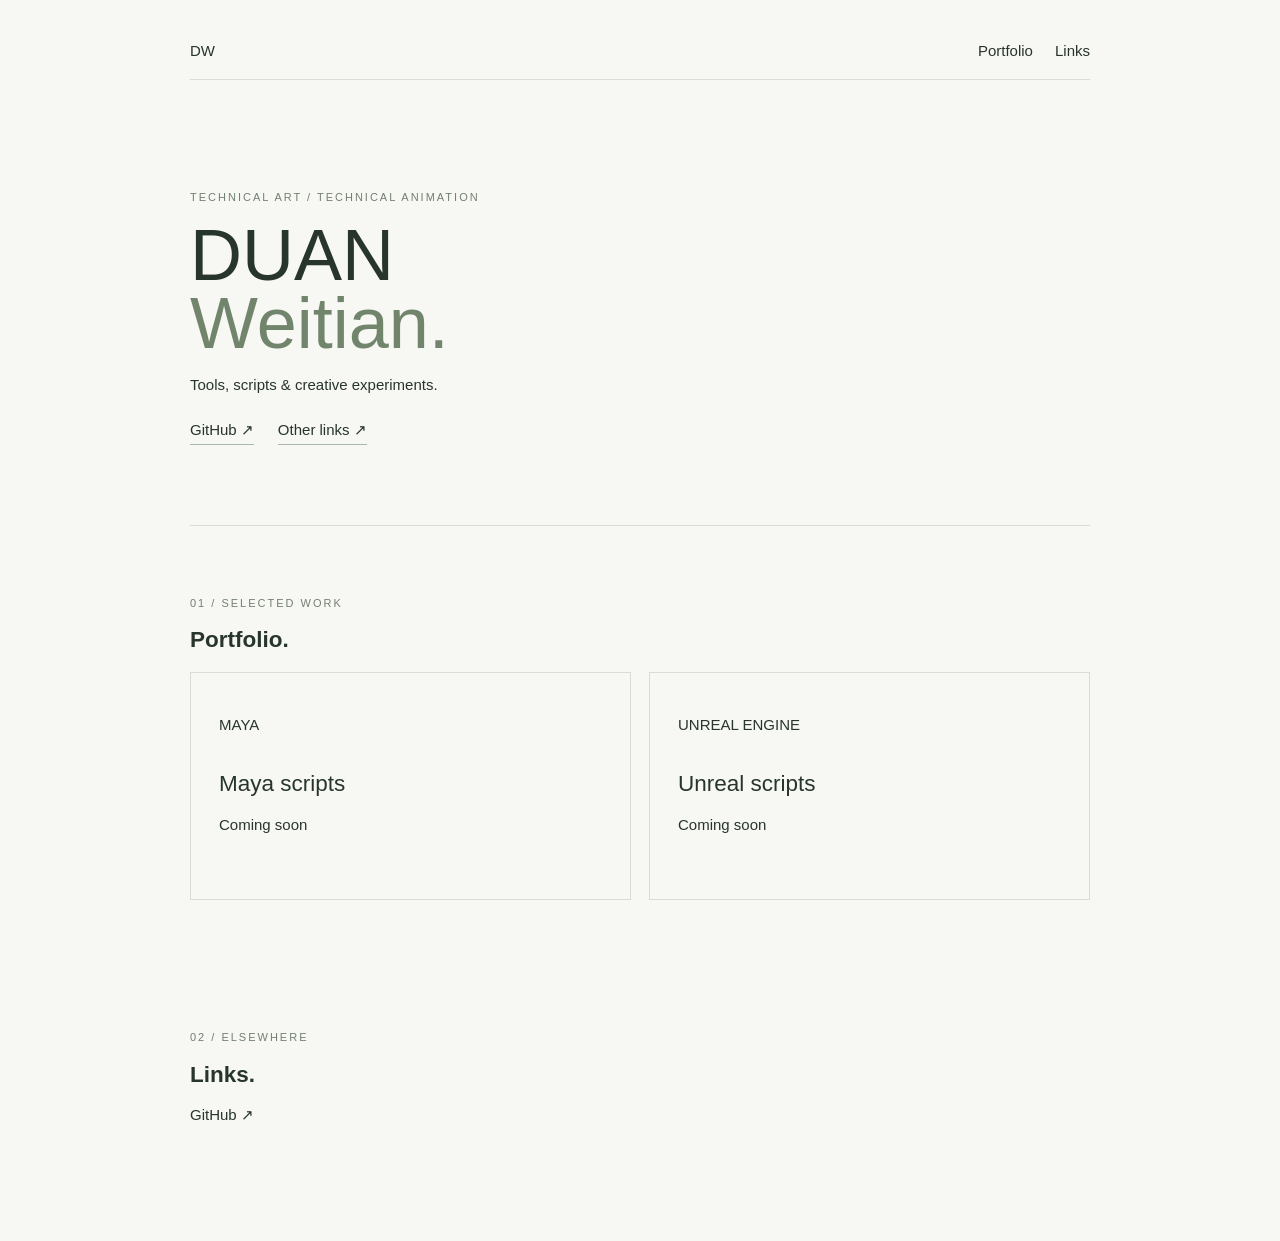
<file: index.html>
<!doctype html><html><head><meta charset="utf-8"><meta name="viewport" content="width=device-width,initial-scale=1"><title>DUAN Weitian — Technical Artist</title><style>body{margin:0;background:#f7f7f3;color:#27352d;font:15px Arial}main{max-width:900px;margin:auto;padding:42px 28px}header{display:flex;justify-content:space-between;border-bottom:1px solid #d9ddd4;padding-bottom:20px}nav{display:flex;gap:22px}a{color:inherit;text-decoration:none}.intro{padding:100px 0 80px;border-bottom:1px solid #d9ddd4}h1{font-size:72px;font-weight:400;line-height:.95;margin:18px 0}h1 em{color:#71856c;font-style:normal}.eyebrow{font-size:11px;letter-spacing:2px;color:#728071}.links{display:flex;gap:24px;margin-top:28px}.links a{border-bottom:1px solid #abb6ad;padding-bottom:5px}.work{padding:60px 0}.cards{display:grid;grid-template-columns:1fr 1fr;gap:18px}.card{border:1px solid #d9ddd4;padding:28px;min-height:170px}.card h2{font-weight:400;margin-top:38px}@media(max-width:650px){h1{font-size:54px}.cards{grid-template-columns:1fr}}</style></head><body><main><header><a href="#">DW</a><nav><a href="#work">Portfolio</a><a href="#links">Links</a></nav></header><section class="intro"><p class="eyebrow">TECHNICAL ART / TECHNICAL ANIMATION</p><h1>DUAN<br><em>Weitian.</em></h1><p>Tools, scripts & creative experiments.</p><div class="links"><a href="https://github.com/greennnnnnner">GitHub ↗</a><a href="#links">Other links ↗</a></div></section><section id="work" class="work"><p class="eyebrow">01 / SELECTED WORK</p><h2>Portfolio.</h2><div class="cards"><a class="card" href="portfolio/maya/"><p>MAYA</p><h2>Maya scripts</h2><p>Coming soon</p></a><a class="card" href="portfolio/unreal/"><p>UNREAL ENGINE</p><h2>Unreal scripts</h2><p>Coming soon</p></a></div></section><section id="links" class="work"><p class="eyebrow">02 / ELSEWHERE</p><h2>Links.</h2><p><a href="https://github.com/greennnnnnner">GitHub ↗</a></p></section></main></body></html>
</file>
